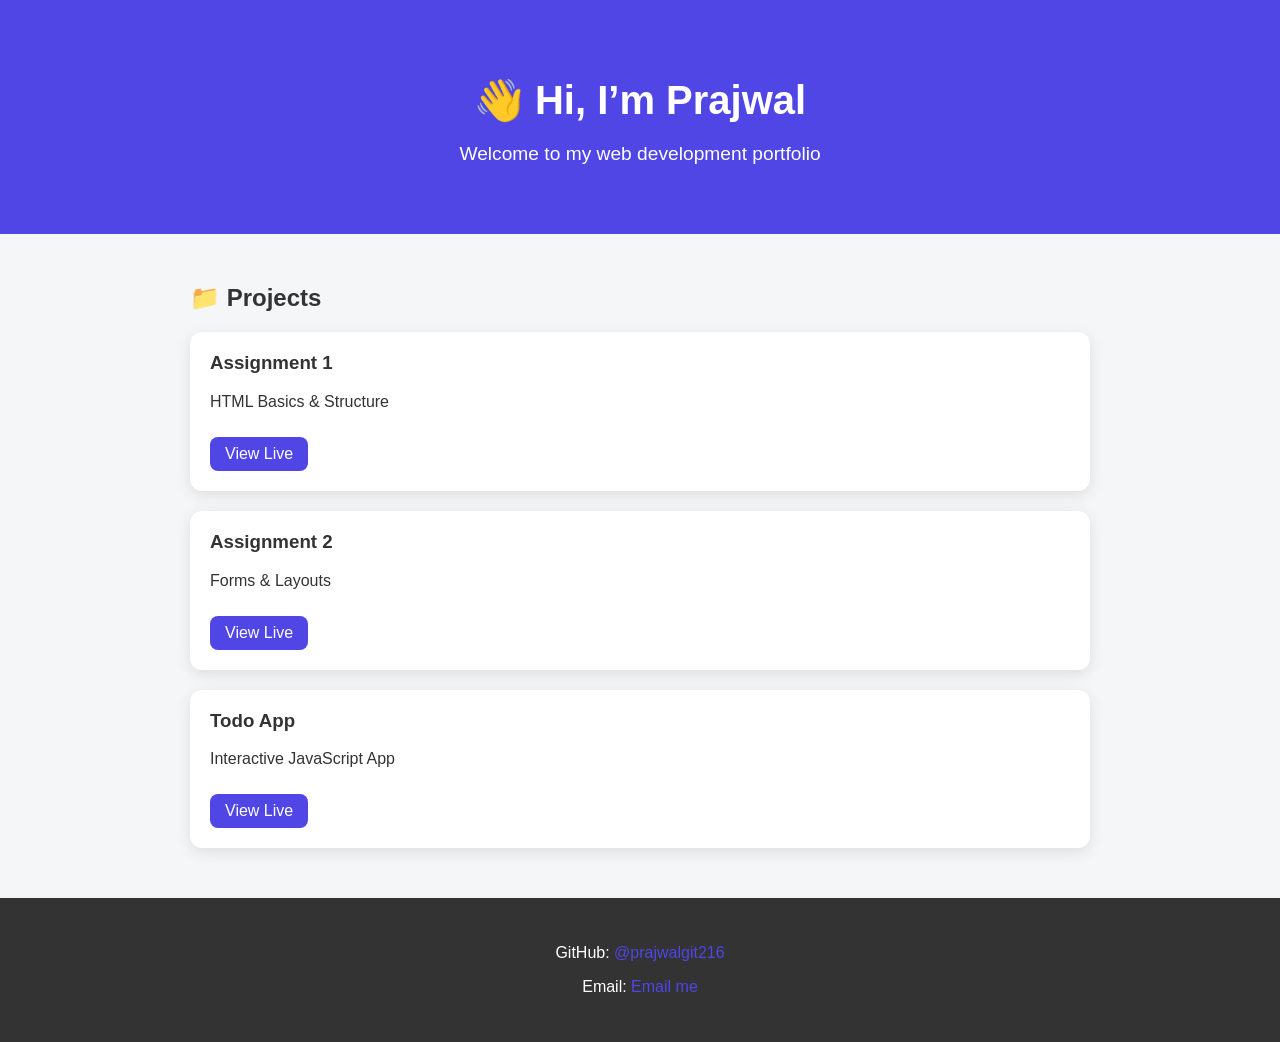
<file: index.html>
<!DOCTYPE html>
<html lang="en">
<head>
    <meta charset="UTF-8">
    <title>My Developer Portfolio</title>
    <link rel="stylesheet" href="style.css">
</head>
<body>
    <header>
        <h1>👋 Hi, I’m Prajwal</h1>
        <p>Welcome to my web development portfolio</p>
    </header>

    <section class="projects">
        <h2>📁 Projects</h2>
        <div class="project-card">
            <h3>Assignment 1</h3>
            <p>HTML Basics & Structure</p>
            <a href="assignment-1/">View Live</a>
        </div>

        <div class="project-card">
            <h3>Assignment 2</h3>
            <p>Forms & Layouts</p>
            <a href="assignment-2/">View Live</a>
        </div>

        <div class="project-card">
            <h3>Todo App</h3>
            <p>Interactive JavaScript App</p>
            <a href="todo-app/">View Live</a>
        </div>
    </section>

    <footer>
        <p>GitHub: <a href="https://github.com/prajwalgit216" target="_blank">@prajwalgit216</a></p>
        <p>Email: <a href="prajwal.s0403@gmail.com">Email me</a></p>
    </footer>
</body>
</html>
</file>
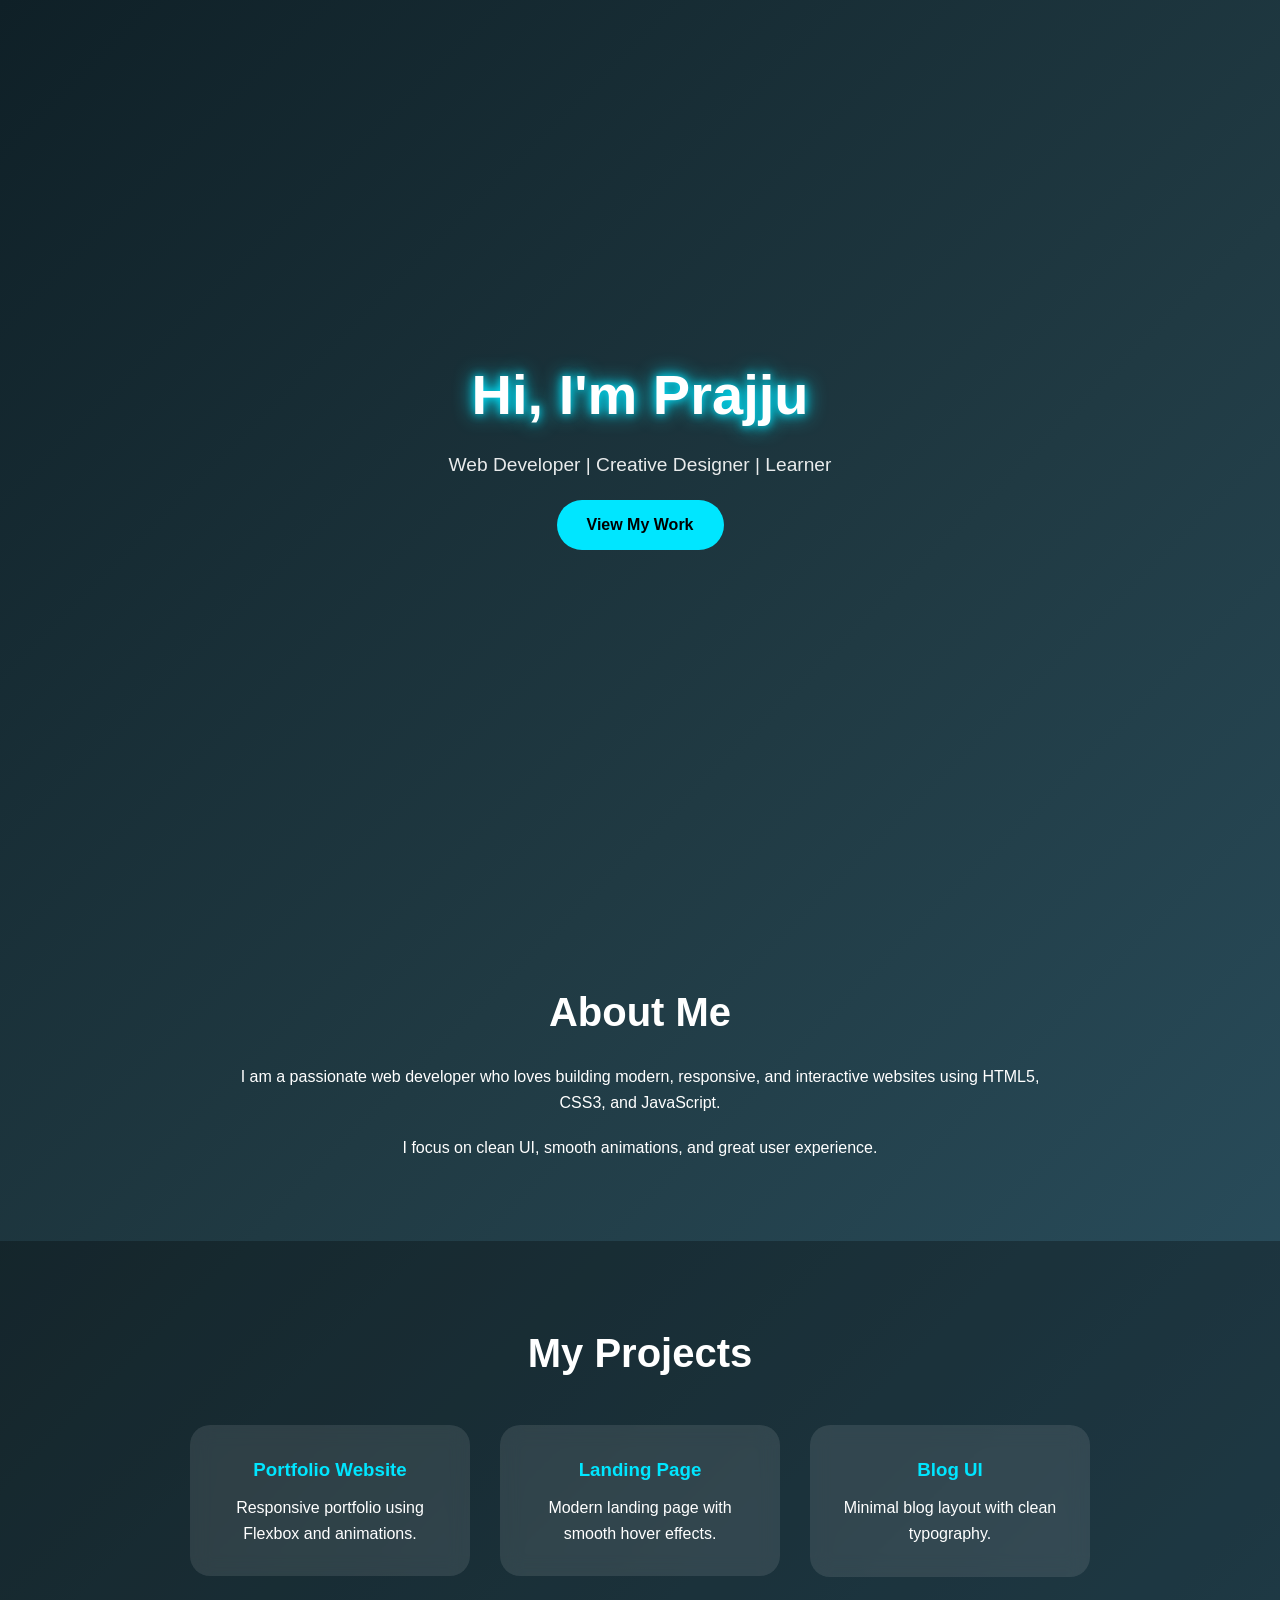
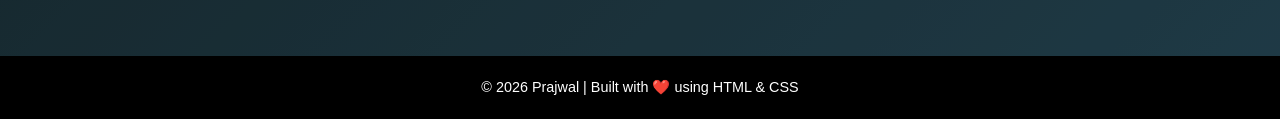
<file: assignment-1/index.html>
<!DOCTYPE html>
<html lang="en">
<head>
  <meta charset="UTF-8" />
  <meta name="viewport" content="width=device-width, initial-scale=1.0"/>
  <title>My Portfolio</title>
  <link rel="stylesheet" href="style.css"/>
</head>
<body>

  <!-- Header Section -->
  <header class="hero">
    <h1 class="glow">Hi, I'm Prajju</h1>
    <p>Web Developer | Creative Designer | Learner</p>
    <a href="#projects" class="btn">View My Work</a>
  </header>

  <!-- About Section -->
  <section class="about">
    <h2>About Me</h2>
    <div class="about-container">
      <p>
        I am a passionate web developer who loves building modern,
        responsive, and interactive websites using HTML5, CSS3,
        and JavaScript.
      </p>
      <p>
        I focus on clean UI, smooth animations, and great user experience.
      </p>
    </div>
  </section>

  <!-- Projects Section -->
  <section id="projects" class="projects">
    <h2>My Projects</h2>
    <div class="project-container">
      <div class="card">
        <h3>Portfolio Website</h3>
        <p>Responsive portfolio using Flexbox and animations.</p>
      </div>
      <div class="card">
        <h3>Landing Page</h3>
        <p>Modern landing page with smooth hover effects.</p>
      </div>
      <div class="card">
        <h3>Blog UI</h3>
        <p>Minimal blog layout with clean typography.</p>
      </div>
    </div>
  </section>

  <!-- Footer Section -->
  <footer class="footer">
    <p>© 2026 Prajwal | Built with ❤️ using HTML & CSS</p>
  </footer>

</body>
</html>
</file>
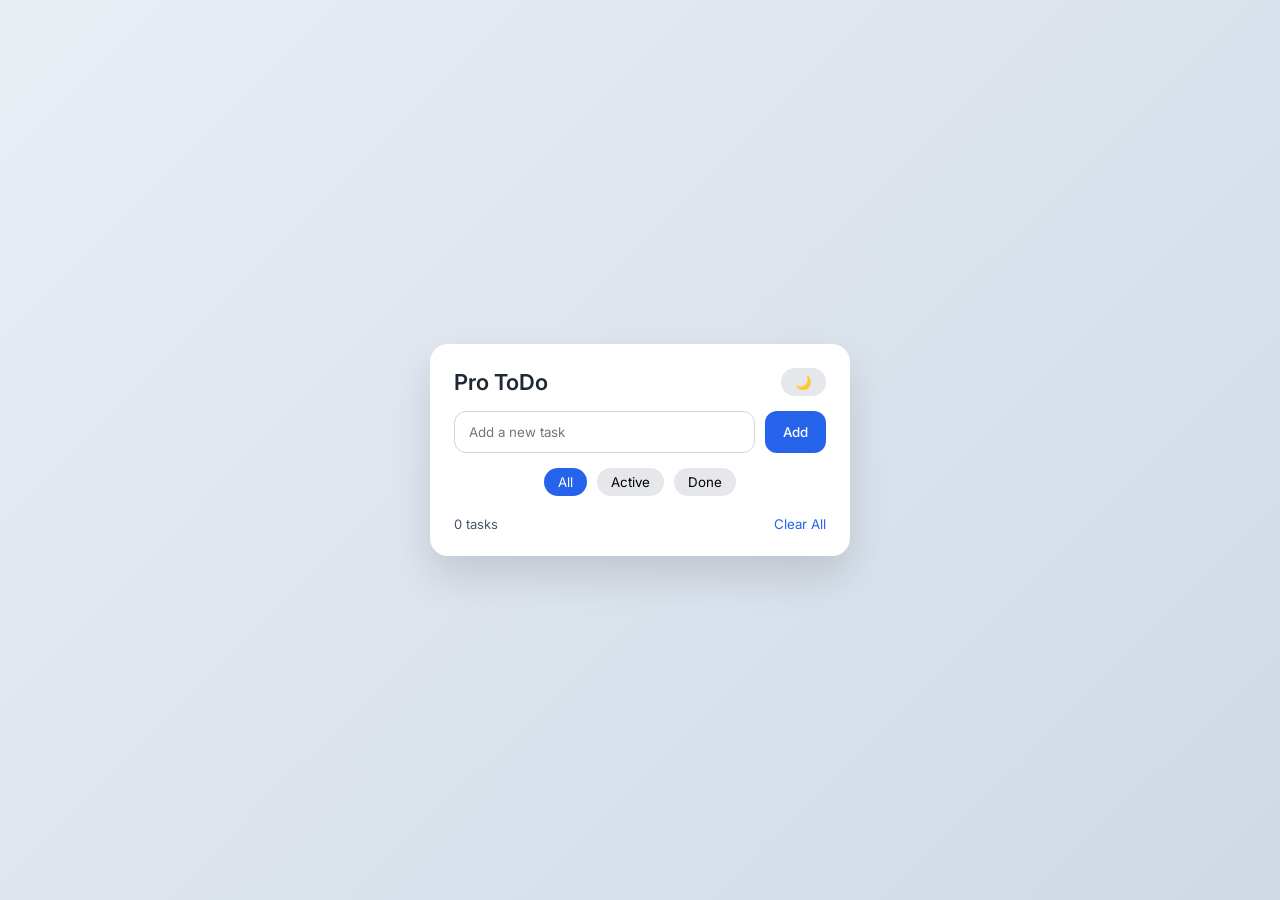
<file: assignment-2/index.html>
<!DOCTYPE html>
<html lang="en">
<head>
  <meta charset="UTF-8">
  <title>Pro ToDo</title>
  <meta name="viewport" content="width=device-width, initial-scale=1.0">
  <link rel="stylesheet" href="style.css">
  <link href="https://fonts.googleapis.com/css2?family=Inter:wght@300;400;500;600&display=swap" rel="stylesheet">
</head>
<body>
  <div class="app">
    <div class="header">
      <h1>Pro ToDo</h1>
      <button id="modeBtn" class="toggle">🌙</button>
    </div>

    <div class="input-box">
      <input id="taskInput" placeholder="Add a new task">
      <button id="addBtn">Add</button>
    </div>

    <div class="filters">
      <button data-filter="all" class="active">All</button>
      <button data-filter="active">Active</button>
      <button data-filter="done">Done</button>
    </div>

    <ul id="taskList"></ul>

    <div class="footer">
      <span id="count">0 tasks</span>
      <button id="clearBtn">Clear All</button>
    </div>
  </div>

  <script src="script.js"></script>
</body>
</html>
</file>
<file: style.css>
body {
    font-family: Arial, sans-serif;
    background-color: #f4f6f8;
    color: #333;
    margin: 0;
    padding: 0;
}

header {
    text-align: center;
    padding: 50px 20px;
    background-color: #4f46e5;
    color: #fff;
}

header h1 {
    font-size: 2.5em;
    margin-bottom: 10px;
}

header p {
    font-size: 1.2em;
}

.projects {
    max-width: 900px;
    margin: 50px auto;
    padding: 0 20px;
}

.project-card {
    background-color: #fff;
    border-radius: 12px;
    box-shadow: 0 4px 15px rgba(0,0,0,0.1);
    padding: 20px;
    margin-bottom: 20px;
}

.project-card:hover {
    transform: translateY(-8px);
    box-shadow: 0 12px 30px rgba(0,0,0,0.25);
    background: linear-gradient(145deg, #ffffff, #e0e7ff);
}

.project-card h3 {
    margin-top: 0;
}

.project-card a {
    display: inline-block;
    margin-top: 10px;
    padding: 8px 15px;
    background-color: #4f46e5;
    color: #fff;
    text-decoration: none;
    border-radius: 8px;
    transition: background-color 0.3s;
}

.project-card a:hover {
    background-color: #3730a3;
}

footer {
    text-align: center;
    padding: 30px 20px;
    background-color: #333;
    color: #fff;
}

footer a {
    color: #4f46e5;
    text-decoration: none;
}
</file>
<file: assignment-1/style.css>
/* Reset */
* {
  margin: 0;
  padding: 0;
  box-sizing: border-box;
  font-family: "Segoe UI", sans-serif;
}

/* Body */
body {
  background: #0f2027;
  background: linear-gradient(135deg, #0f2027, #203a43, #2c5364);
  color: #ffffff;
  line-height: 1.6;
}

/* Hero Section */
.hero {
  min-height: 100vh;
  display: flex;
  flex-direction: column;
  justify-content: center;
  align-items: center;
  text-align: center;
  animation: fadeIn 2s ease-in;
}

.hero h1 {
  font-size: 3.5rem;
  margin-bottom: 10px;
}

.hero p {
  font-size: 1.2rem;
  margin-bottom: 20px;
  opacity: 0.9;
}

/* Glowing text */
.glow {
  color: #fff;
  text-shadow: 0 0 10px #00e6ff, 0 0 20px #00e6ff;
}

/* Button */
.btn {
  padding: 12px 30px;
  background: #00e6ff;
  color: #000;
  text-decoration: none;
  border-radius: 30px;
  font-weight: bold;
  transition: transform 0.3s, box-shadow 0.3s;
}

.btn:hover {
  transform: scale(1.1);
  box-shadow: 0 0 20px #00e6ff;
}

/* About Section */
.about {
  padding: 80px 20px;
  text-align: center;
}

.about h2 {
  font-size: 2.5rem;
  margin-bottom: 20px;
}

.about-container {
  display: flex;
  flex-direction: column;
  max-width: 800px;
  margin: auto;
  gap: 20px;
  animation: slideUp 1.5s ease;
}

/* Projects Section */
.projects {
  padding: 80px 20px;
  background: rgba(0, 0, 0, 0.3);
}

.projects h2 {
  text-align: center;
  font-size: 2.5rem;
  margin-bottom: 40px;
}

.project-container {
  display: flex;
  justify-content: center;
  gap: 30px;
  flex-wrap: wrap;
}

/* Cards */
.card {
  background: rgba(255, 255, 255, 0.1);
  padding: 30px;
  width: 280px;
  border-radius: 20px;
  text-align: center;
  backdrop-filter: blur(10px);
  transition: transform 0.4s, box-shadow 0.4s;
}

.card:hover {
  transform: translateY(-15px);
  box-shadow: 0 0 30px rgba(0, 230, 255, 0.6);
}

.card h3 {
  margin-bottom: 10px;
  color: #00e6ff;
}

/* Footer */
.footer {
  text-align: center;
  padding: 20px;
  background: #000;
  font-size: 0.9rem;
}

/* Animations */
@keyframes fadeIn {
  from {
    opacity: 0;
    transform: translateY(40px);
  }
  to {
    opacity: 1;
    transform: translateY(0);
  }
}

@keyframes slideUp {
  from {
    opacity: 0;
    transform: translateY(60px);
  }
  to {
    opacity: 1;
    transform: translateY(0);
  }
}

/* Responsive */
@media (max-width: 768px) {
  .hero h1 {
    font-size: 2.5rem;
  }

  .project-container {
    flex-direction: column;
    align-items: center;
  }
}
</file>
<file: assignment-2/style.css>
*{
  margin:0;
  padding:0;
  box-sizing:border-box;
  font-family:'Inter',sans-serif
}
body{
  min-height:100vh;
  display:flex;
  align-items:center;
  justify-content:center;
  background:linear-gradient(135deg,#e9eef5,#cfd9e6);transition:.4s
}
body.dark{
  background:linear-gradient(135deg,#0f172a,#1e293b)
}
.app{
  width:100%;
  max-width:420px;
  background:#fff;border-radius:18px;
  padding:24px;
  box-shadow:0 20px 40px rgba(0,0,0,.12);
  color:#1f2933;transition:.4s
}
body.dark .app{
  background:#020617;color:#e5e7eb
}
.header{
  display:flex;
  justify-content:space-between;
  align-items:center;
  margin-bottom:15px
}
.header h1{
  font-size:22px;
  font-weight:600
}
.toggle{
  border:none;
  background:#e5e7eb;
  color:#111;
  border-radius:20px;
  padding:6px 14px;
  cursor:pointer
}
body.dark .toggle{
  background:#334155;
  color:#fff
}
.input-box{
  display:flex;
  gap:10px;margin:15px 0
}
.input-box input{
  flex:1;
  padding:12px 14px;
  border-radius:12px;
  border:1px solid #cbd5e1;
  outline:none
}
body.dark .input-box input{
  background:#020617;
  color:#fff;
  border-color:#334155
}
.input-box button{
  padding:12px 18px;
  border:none;
  border-radius:12px;
  background:#2563eb;
  color:#fff;
  font-weight:500;
  cursor:pointer
}
.filters{
  display:flex;
  justify-content:center;
  gap:10px;
  margin:10px 0
}
.filters button{
  border:none;
  padding:6px 14px;
  border-radius:20px;
  background:#e5e7eb;
  cursor:pointer
}
.filters button.active{
  background:#2563eb;
  color:#fff
}
body.dark .filters button{
  background:#334155;
  color:#fff
}
body.dark .filters button.active{
  background:#38bdf8;
  color:#000
}
ul{
  list-style:none;
  max-height:280px;
  overflow:auto
}
li{
  background:#f8fafc;
  margin-bottom:10px;
  padding:12px 14px;
  border-radius:14px;
  display:flex;
  justify-content:space-between;
  gap:10px
}
body.dark li{
  background:#020617
}
li span{
  flex:1;
  cursor:pointer
}
li.done span{
  text-decoration:line-through;
  color:#94a3b8
}
.actions button{
  border:none;
  background:transparent;
  font-size:16px;
  cursor:pointer
}
.footer{
  display:flex;
  justify-content:space-between;
  font-size:13px;
  margin-top:10px;
  color:#475569
}
body.dark .footer{
  color:#cbd5f5
}
.footer button{
  border:none;
  background:none;
  color:#2563eb;
  cursor:pointer
}
body.dark .footer button{
  color:#38bdf8
}
</file>
